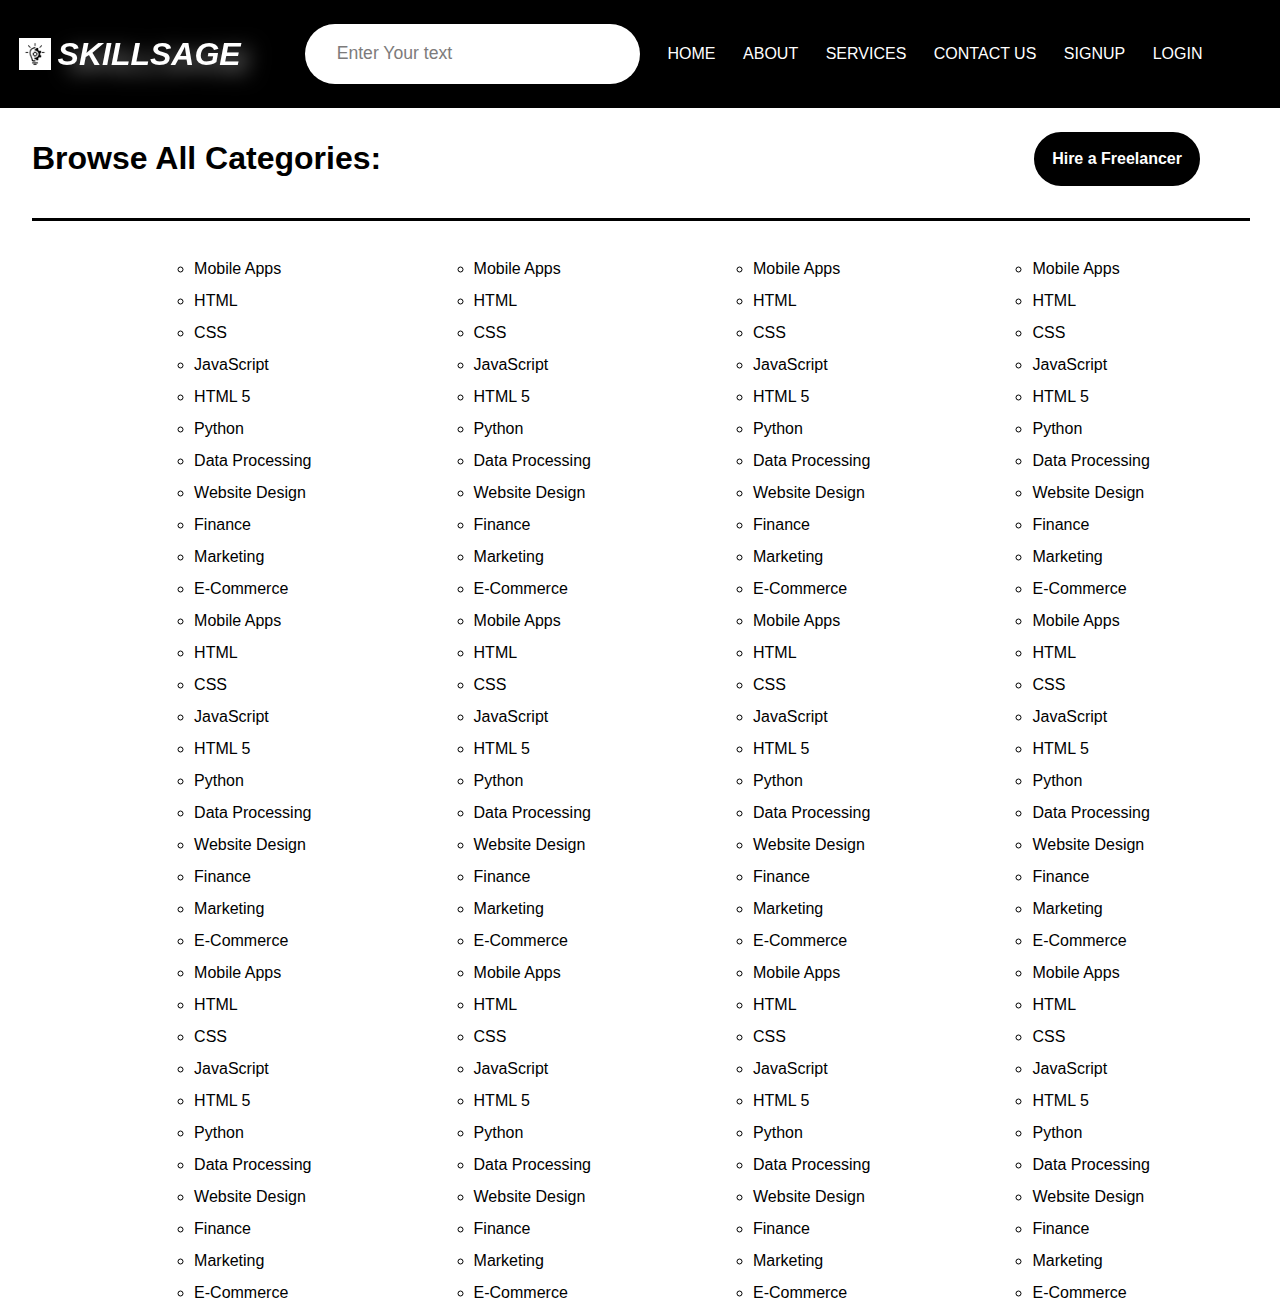
<file: categories.html>
<!DOCTYPE html>
<html lang="en">

<head>
    <meta charset="UTF-8">
    <meta name="viewport" content="width=device-width, initial-scale=1.0">
    <title>Document</title>
    <link rel="stylesheet" href="categories.css">
</head>

<body>
    <div class="main">
        <div class="nav">
            <div class="desc">
                <img src="./IMAGES/logo2.jpg" alt="">
                <h1>SKILLSAGE</h1>
                <input type="search" placeholder="Enter Your text" class="input-search">
                <i class="fa-solid fa-magnifying-glass"></i>
            </div>
            <div class="login">
                <ul>
                    <a href="index.html">HOME</a>

                    <a href="aboutus.html">ABOUT</a>
                    <a href="services.html">SERVICES</a>
                    <a href="contact_us.html">CONTACT US</a>
                    <a href="login.html">SIGNUP</a>
                    <a href="login.html">LOGIN</a>
                    <i class="fa-regular fa-circle-user"></i>
                </ul>
            </div>
        </div>

        <div class="browse">
            <div class="text-browse">

                <h1>Browse All Categories:</h1>
            </div>
            <div class="hire">
                <a href="work.html">
                    <h4>Hire a Freelancer</h4>
                </a>
            </div>
        </div>

        <div class="line">
        </div>

        <div class="categories">
            <div class="category-1">
                <ul>
                    <a href="">
                        <li>Mobile Apps</li>
                    </a>
                    <a href="">
                        <li>HTML</li>
                    </a>
                    <a href="">
                        <li>CSS</li>
                    </a>
                    <a href="">
                        <li>JavaScript</li>
                    </a>
                    <a href="">
                        <li>HTML 5</li>
                    </a>
                    <a href="">
                        <li>Python</li>
                    </a>
                    <a href="">
                        <li>Data Processing</li>
                    </a>
                    <a href="">
                        <li>Website Design</li>
                    </a>
                    <a href="">
                        <li>Finance</li>
                    </a>
                    <a href="">
                        <li>Marketing</li>
                    </a>
                    <a href="">
                        <li>E-Commerce</li>
                    </a>
                    <a href="">
                        <li>Mobile Apps</li>
                    </a>
                    <a href="">
                        <li>HTML</li>
                    </a>
                    <a href="">
                        <li>CSS</li>
                    </a>
                    <a href="">
                        <li>JavaScript</li>
                    </a>
                    <a href="">
                        <li>HTML 5</li>
                    </a>
                    <a href="">
                        <li>Python</li>
                    </a>
                    <a href="">
                        <li>Data Processing</li>
                    </a>
                    <a href="">
                        <li>Website Design</li>
                    </a>
                    <a href="">
                        <li>Finance</li>
                    </a>
                    <a href="">
                        <li>Marketing</li>
                    </a>
                    <a href="">
                        <li>E-Commerce</li>
                    </a>
                    <a href="">
                        <li>Mobile Apps</li>
                    </a>
                    <a href="">
                        <li>HTML</li>
                    </a>
                    <a href="">
                        <li>CSS</li>
                    </a>
                    <a href="">
                        <li>JavaScript</li>
                    </a>
                    <a href="">
                        <li>HTML 5</li>
                    </a>
                    <a href="">
                        <li>Python</li>
                    </a>
                    <a href="">
                        <li>Data Processing</li>
                    </a>
                    <a href="">
                        <li>Website Design</li>
                    </a>
                    <a href="">
                        <li>Finance</li>
                    </a>
                    <a href="">
                        <li>Marketing</li>
                    </a>
                    <a href="">
                        <li>E-Commerce</li>
                    </a>
                </ul>
            </div>
            <div class="category-1">
                <ul>
                    <a href="">
                        <li>Mobile Apps</li>
                    </a>
                    <a href="">
                        <li>HTML</li>
                    </a>
                    <a href="">
                        <li>CSS</li>
                    </a>
                    <a href="">
                        <li>JavaScript</li>
                    </a>
                    <a href="">
                        <li>HTML 5</li>
                    </a>
                    <a href="">
                        <li>Python</li>
                    </a>
                    <a href="">
                        <li>Data Processing</li>
                    </a>
                    <a href="">
                        <li>Website Design</li>
                    </a>
                    <a href="">
                        <li>Finance</li>
                    </a>
                    <a href="">
                        <li>Marketing</li>
                    </a>
                    <a href="">
                        <li>E-Commerce</li>
                    </a>
                    <a href="">
                        <li>Mobile Apps</li>
                    </a>
                    <a href="">
                        <li>HTML</li>
                    </a>
                    <a href="">
                        <li>CSS</li>
                    </a>
                    <a href="">
                        <li>JavaScript</li>
                    </a>
                    <a href="">
                        <li>HTML 5</li>
                    </a>
                    <a href="">
                        <li>Python</li>
                    </a>
                    <a href="">
                        <li>Data Processing</li>
                    </a>
                    <a href="">
                        <li>Website Design</li>
                    </a>
                    <a href="">
                        <li>Finance</li>
                    </a>
                    <a href="">
                        <li>Marketing</li>
                    </a>
                    <a href="">
                        <li>E-Commerce</li>
                    </a>
                    <a href="">
                        <li>Mobile Apps</li>
                    </a>
                    <a href="">
                        <li>HTML</li>
                    </a>
                    <a href="">
                        <li>CSS</li>
                    </a>
                    <a href="">
                        <li>JavaScript</li>
                    </a>
                    <a href="">
                        <li>HTML 5</li>
                    </a>
                    <a href="">
                        <li>Python</li>
                    </a>
                    <a href="">
                        <li>Data Processing</li>
                    </a>
                    <a href="">
                        <li>Website Design</li>
                    </a>
                    <a href="">
                        <li>Finance</li>
                    </a>
                    <a href="">
                        <li>Marketing</li>
                    </a>
                    <a href="">
                        <li>E-Commerce</li>
                    </a>
                </ul>
            </div>
            <div class="category-1">
                <ul>
                    <a href="">
                        <li>Mobile Apps</li>
                    </a>
                    <a href="">
                        <li>HTML</li>
                    </a>
                    <a href="">
                        <li>CSS</li>
                    </a>
                    <a href="">
                        <li>JavaScript</li>
                    </a>
                    <a href="">
                        <li>HTML 5</li>
                    </a>
                    <a href="">
                        <li>Python</li>
                    </a>
                    <a href="">
                        <li>Data Processing</li>
                    </a>
                    <a href="">
                        <li>Website Design</li>
                    </a>
                    <a href="">
                        <li>Finance</li>
                    </a>
                    <a href="">
                        <li>Marketing</li>
                    </a>
                    <a href="">
                        <li>E-Commerce</li>
                    </a>
                    <a href="">
                        <li>Mobile Apps</li>
                    </a>
                    <a href="">
                        <li>HTML</li>
                    </a>
                    <a href="">
                        <li>CSS</li>
                    </a>
                    <a href="">
                        <li>JavaScript</li>
                    </a>
                    <a href="">
                        <li>HTML 5</li>
                    </a>
                    <a href="">
                        <li>Python</li>
                    </a>
                    <a href="">
                        <li>Data Processing</li>
                    </a>
                    <a href="">
                        <li>Website Design</li>
                    </a>
                    <a href="">
                        <li>Finance</li>
                    </a>
                    <a href="">
                        <li>Marketing</li>
                    </a>
                    <a href="">
                        <li>E-Commerce</li>
                    </a>
                    <a href="">
                        <li>Mobile Apps</li>
                    </a>
                    <a href="">
                        <li>HTML</li>
                    </a>
                    <a href="">
                        <li>CSS</li>
                    </a>
                    <a href="">
                        <li>JavaScript</li>
                    </a>
                    <a href="">
                        <li>HTML 5</li>
                    </a>
                    <a href="">
                        <li>Python</li>
                    </a>
                    <a href="">
                        <li>Data Processing</li>
                    </a>
                    <a href="">
                        <li>Website Design</li>
                    </a>
                    <a href="">
                        <li>Finance</li>
                    </a>
                    <a href="">
                        <li>Marketing</li>
                    </a>
                    <a href="">
                        <li>E-Commerce</li>
                    </a>
                </ul>
            </div>
            <div class="category-1">
                <ul>
                    <a href="">
                        <li>Mobile Apps</li>
                    </a>
                    <a href="">
                        <li>HTML</li>
                    </a>
                    <a href="">
                        <li>CSS</li>
                    </a>
                    <a href="">
                        <li>JavaScript</li>
                    </a>
                    <a href="">
                        <li>HTML 5</li>
                    </a>
                    <a href="">
                        <li>Python</li>
                    </a>
                    <a href="">
                        <li>Data Processing</li>
                    </a>
                    <a href="">
                        <li>Website Design</li>
                    </a>
                    <a href="">
                        <li>Finance</li>
                    </a>
                    <a href="">
                        <li>Marketing</li>
                    </a>
                    <a href="">
                        <li>E-Commerce</li>
                    </a>
                    <a href="">
                        <li>Mobile Apps</li>
                    </a>
                    <a href="">
                        <li>HTML</li>
                    </a>
                    <a href="">
                        <li>CSS</li>
                    </a>
                    <a href="">
                        <li>JavaScript</li>
                    </a>
                    <a href="">
                        <li>HTML 5</li>
                    </a>
                    <a href="">
                        <li>Python</li>
                    </a>
                    <a href="">
                        <li>Data Processing</li>
                    </a>
                    <a href="">
                        <li>Website Design</li>
                    </a>
                    <a href="">
                        <li>Finance</li>
                    </a>
                    <a href="">
                        <li>Marketing</li>
                    </a>
                    <a href="">
                        <li>E-Commerce</li>
                    </a>
                    <a href="">
                        <li>Mobile Apps</li>
                    </a>
                    <a href="">
                        <li>HTML</li>
                    </a>
                    <a href="">
                        <li>CSS</li>
                    </a>
                    <a href="">
                        <li>JavaScript</li>
                    </a>
                    <a href="">
                        <li>HTML 5</li>
                    </a>
                    <a href="">
                        <li>Python</li>
                    </a>
                    <a href="">
                        <li>Data Processing</li>
                    </a>
                    <a href="">
                        <li>Website Design</li>
                    </a>
                    <a href="">
                        <li>Finance</li>
                    </a>
                    <a href="">
                        <li>Marketing</li>
                    </a>
                    <a href="">
                        <li>E-Commerce</li>
                    </a>
                </ul>
            </div>
        </div>

        
        
    </div>
</body>

</html>
</file>
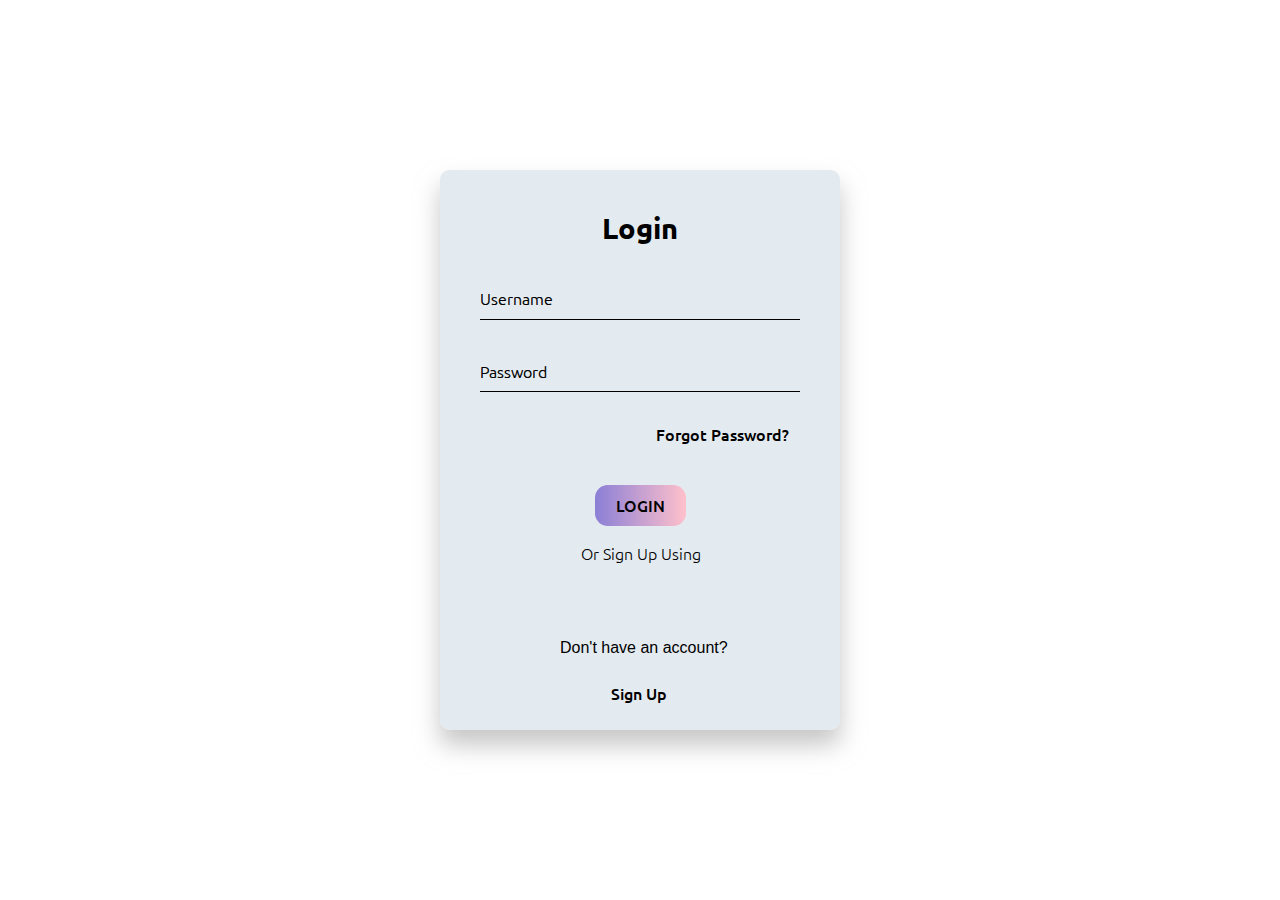
<file: login.html>
<!DOCTYPE html>
<html lang="en">
<head>
	<meta charset="UTF-8">
	<meta name="viewport" content="width=device-width, initial-scale=1.0">
	<title>Login-Page</title>
	<link rel="stylesheet" href="login.css">
	<link rel="preconnect" href="https://fonts.googleapis.com">
    <link rel="preconnect" href="https://fonts.gstatic.com" crossorigin>
	<link href="https://fonts.googleapis.com/css2?family=Ubuntu:ital,wght@0,300;0,400;0,500;0,700;1,300;1,400;1,500;1,700&display=swap" rel="stylesheet">
    <link rel="stylesheet" href="https://cdnjs.cloudflare.com/ajax/libs/font-awesome/6.6.0/css/all.min.css">
	<link rel='stylesheet' href='https://cdn-uicons.flaticon.com/2.5.1/uicons-brands/css/uicons-brands.css'>
</head>
<body>
	<div class="login-box">
		<h2>Login</h2>
		<form>
			<div class="user-box">
				<input type="text" name="" required="" placeholder="Username">
				<label>Username</label>
			</div>
			<div class="user-box">
				<input type="password" name="" required="" placeholder="Password">
				<label>Password</label>
			</div>
			<div class="forgot-pass">
				<a href="#" target="-blank">Forgot Password?</a>
			</div>
			<button class="button">
				LOGIN
			  </button>
		</form>
		<div class="sign-options">
			<p>Or Sign Up Using</p>
		</div>
		<div class="options">
			<i class="fi fi-brands-instagram"></i>
			<i class="fi fi-brands-google"></i>
			<i class="fi fi-brands-twitter"></i>
			<img>
		</div>
		<div class="signup-account">
			<p class="account">Don't have an account?</p>
			<div class="sign-up">
				<a href="sign.html" >Sign Up</a>
			</div>
		</div>
	</div>
</body>
</html>
</file>
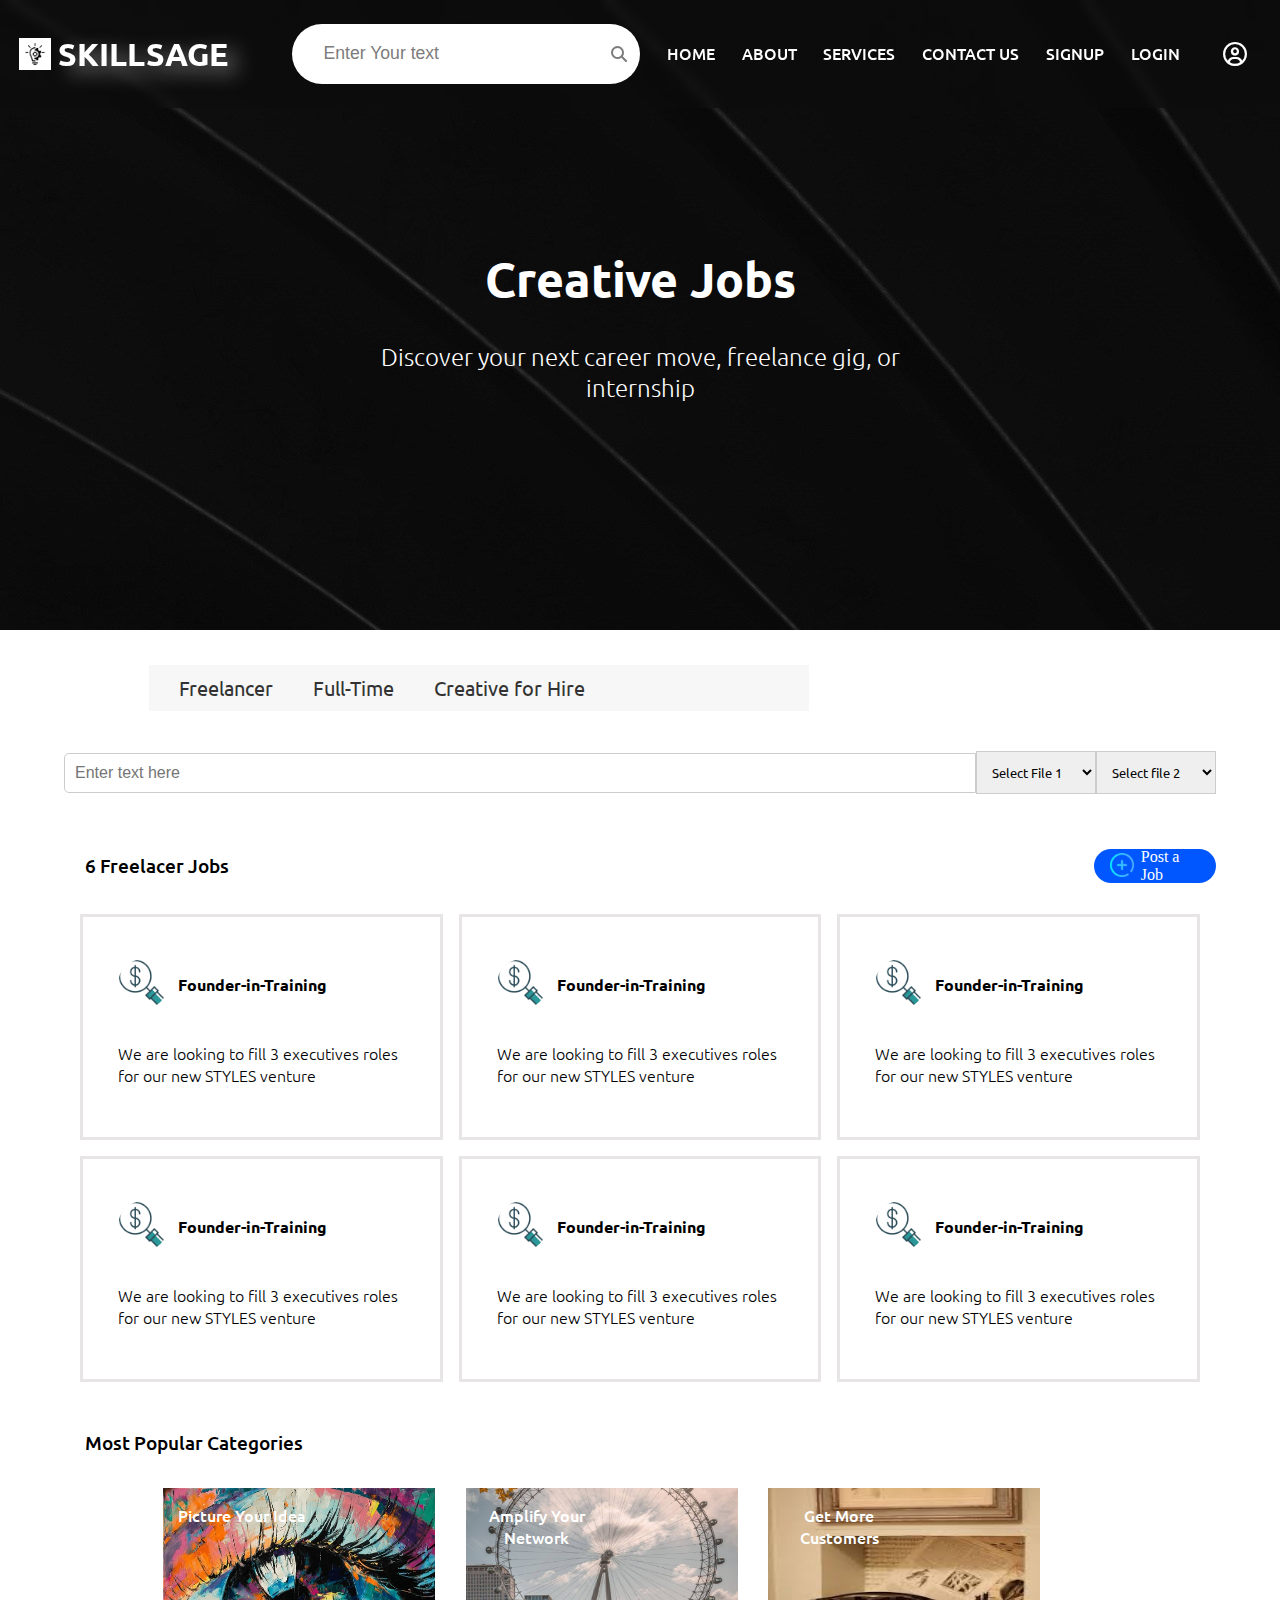
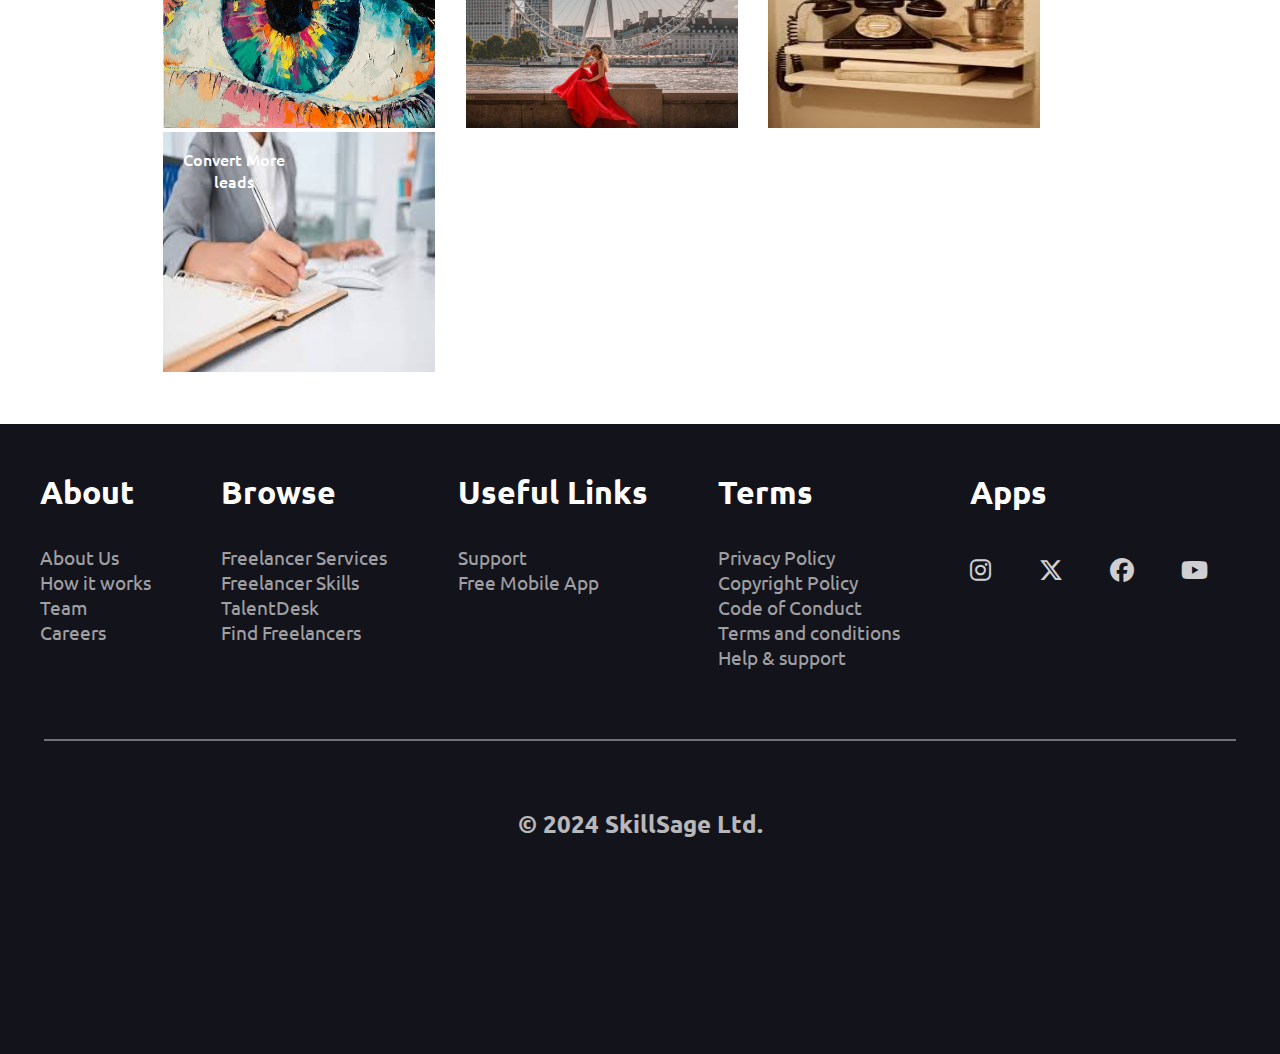
<file: services.html>
<!DOCTYPE html>
<html lang="en">
<head>
    <meta charset="UTF-8">
    <meta name="viewport" content="width=device-width, initial-scale=1.0">
    <title>Services</title>
    <link rel="stylesheet" href="services.css">
    <link rel="preconnect" href="https://fonts.googleapis.com">
    <link rel="preconnect" href="https://fonts.gstatic.com" crossorigin>
    <link href="https://fonts.googleapis.com/css2?family=Ubuntu:ital,wght@0,300;0,400;0,500;0,700;1,300;1,400;1,500;1,700&display=swap" rel="stylesheet">
    <link rel="stylesheet" href="https://cdnjs.cloudflare.com/ajax/libs/font-awesome/6.6.0/css/all.min.css">
    <link rel='stylesheet' href='https://cdn-uicons.flaticon.com/2.5.1/uicons-brands/css/uicons-brands.css'>
  </head>
<body>
  <div class="main">
    
    <div class="header">
        <!-- <img  class="header-pic" src="pictures/andrew-kliatskyi-d3YXpAqdy2I-unsplash.jpg" alt="header-stars"> -->
        <div class="nav">
          <div class="desc">
              <img src="./IMAGES/logo2.jpg" alt="">
              <h1>SKILLSAGE</h1>
              <input type="search" placeholder="Enter Your text" class="input-search">
              <i class="fa-solid fa-magnifying-glass"></i>
          </div>
          <div class="login">
              <ul>
                  <a href="index.html">HOME</a>
                  <a href="aboutus.html">ABOUT</a>
                  <a href="">SERVICES</a>
                  <a href="contact_us.html">CONTACT US</a>
                  <a href="sign.html">SIGNUP</a>
                  <a href="login.html">LOGIN</a>
                  <i class="fa-regular fa-circle-user"></i>
              </ul>
          </div>
      </div>
        <div class="overlay">
            <h1 class="h1-header">Creative Jobs</h1>
               <p class="para-header"> Discover your next career move, freelance gig, or internship</p>
        </div>
    </div>
    <div class="header-bar">
            <ul class="list-bar">
                <li><a href="">Freelancer</a></li>
                <li><a href="">Full-Time</a></li>
                <li><a href="">Creative for Hire </a></li>
            </ul>
    </div>

    <div class="input-container">
        <input type="text" id="input-box" placeholder="Enter text here">
        <select id="file1" for="file1">
          <option style="background-image:url(pictures/india.png);">Select File 1</option> 
        </select>
        <select id="file2" for="file2">
          <option> Select file 2</option> 
          Select file 2
        </select>
      </div>
      <div class="job-header">
        <div class="freelancer-header-text">
          <p>6 Freelacer Jobs</p>
        </div>
        <div class="post-job-button">
          <div class="icon-post">
            <img src="pictures/plus.png" alt="plus">
          </div>
          <div class="icon-text">
            <p>Post a Job</p>
          </div>  
        </div>
      </div>
      <div class="job-cards">
        <div class="company-1">
          <div class="company-header">
            <img src="pictures/searches - Copy.png" alt="Company 1 Logo" class="company-logo">
            <h4>Founder-in-Training</h4>
          </div>
          <p>We are looking to fill 3 executives roles for our new STYLES venture</p>
        </div>
        <div class="company-1">
          <div class="company-header">
            <img src="pictures/searches - Copy.png" alt="Company 2 Logo" class="company-logo">
            <h4>Founder-in-Training</h4>
          </div>
          <p>We are looking to fill 3 executives roles for our new STYLES venture</p>
        </div>
        <div class="company-1">
          <div class="company-header">
            <img src="pictures/searches - Copy.png" alt="Company 3 Logo" class="company-logo">
            <h4>Founder-in-Training</h4>
          </div>
          <p>We are looking to fill 3 executives roles for our new STYLES venture</p>
        </div>
        <div class="company-1">
          <div class="company-header">
            <img src="pictures/searches - Copy.png" alt="Company 4 Logo" class="company-logo">
            <h4>Founder-in-Training</h4>
          </div>
          <p>We are looking to fill 3 executives roles for our new STYLES venture</p>
        </div>
        <div class="company-1">
          <div class="company-header">
            <img src="pictures/searches - Copy.png" alt="Company 5 Logo" class="company-logo">
            <h4>Founder-in-Training</h4>
          </div>
          <p>We are looking to fill 3 executives roles for our new STYLES venture</p>
        </div>
        <div class="company-1">
          <div class="company-header">
            <img src="pictures/searches - Copy.png" alt="Company 6 Logo" class="company-logo">
            <h4>Founder-in-Training</h4>
          </div>
          <p>We are looking to fill 3 executives roles for our new STYLES venture</p>
        </div>
      </div>
    </div> 
    <p class="header-cat">Most Popular Categories</p>
    <div class="categories">
      <div class="category-sec">
        <img class="image-sec" src="./pictures/oil-painting-conceptual-abstract-picture-600nw-1445018480.webp">
        <div class="top-right">
          Picture Your Idea
        </div>
      </div>
      <div class="category-sec">
        <img class="image-sec" src="./pictures/86300b9a-f171-11e9-9f3d-785f2d889e39_image_hires_122205.jpg">
        <div class="top-right">
          Amplify Your Network
        </div>
      </div>
      <div class="category-sec">
        <img class="image-sec" src="./pictures/phone.jpg">
        <div class="top-right">Get More Customers</div>
      </div>
      <div class="category-sec">
        <img class="image-sec" src="./pictures/assistance.jpg">
        <div class="top-right">Convert More leads</div>
      </div>
      </div>
    </div>
      <div class="footer">
          <div class="useful_links">
              <div class="company">
                  <ul>
                      <p class="responsive">About</p>
                      <a href="#">About Us</a>
                      <a href="#">How it works</a>
                      <a href="#">Team</a>
                      <a href="#">Careers</a>
                  </ul>
              </div>
              <div class="company">
                  <ul>
                      <p class="responsive">Browse</p>
                      <a href="#">Freelancer Services</a>
                      <a href="#">Freelancer Skills</a>
                      <a href="#">TalentDesk</a>
                      <a href="#">Find Freelancers</a>
                  </ul>
              </div>
              <div class="company">
                  <ul>
                      <p class="responsive">Useful Links</p>
                      <a href="#">Support</a>
                      <a href="#">Free Mobile App</a>
                  </ul>
              </div>
              <div class="company">
                  <ul>
                      <p class="responsive">Terms</p>
                      <a href="#">Privacy Policy</a>
                      <a href="#">Copyright Policy</a>
                      <a href="#">Code of Conduct</a>
                      <a href="#">Terms and conditions</a>
                      <a href="#">Help &amp; support</a>
                  </ul>
              </div>
              <div class="company">
                  <ul>
                      <p>Apps</p>
                      <div class="social_media">
                          <i class="fa-brands fa-instagram"></i>
                          <i class="fa-brands fa-x-twitter"></i>
                          <i class="fa-brands fa-facebook"></i>
                          <i class="fa-brands fa-youtube"></i>
                      </div>
                  </ul>
              </div>
          </div>  
          <div class="end">
              <div class="line"></div>
          </div>
          <div class="Copyright">
              <p>&copy; 2024 SkillSage Ltd.</p>
          </div>
      </div>
  </div>
</body>
</html>
</file>
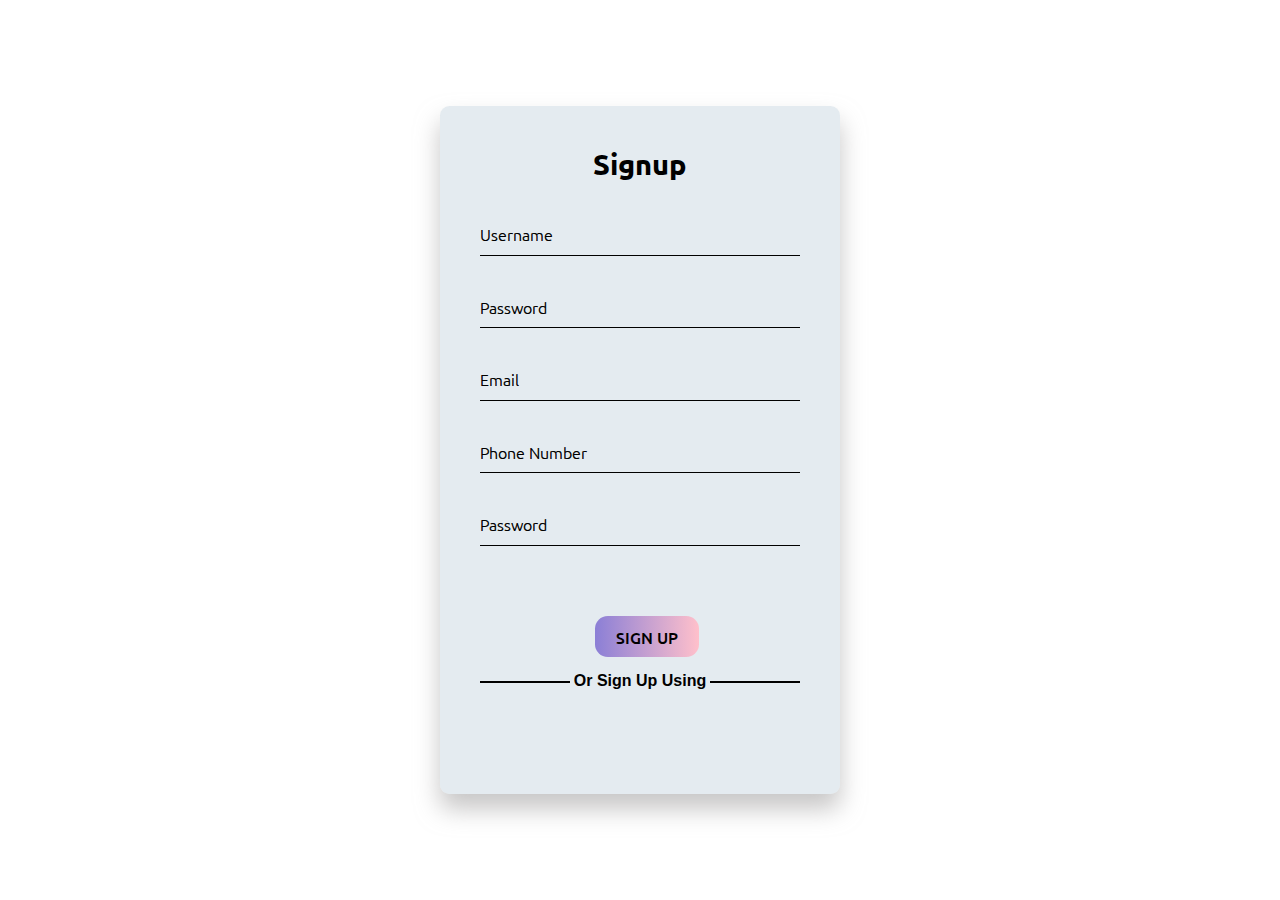
<file: sign.html>
<!DOCTYPE html>
<html lang="en">
<head>
	<meta charset="UTF-8">
	<meta name="viewport" content="width=device-width, initial-scale=1.0">
	<title>Signup-Page</title>
	<link rel="stylesheet" href="signup.css">
	<link rel="preconnect" href="https://fonts.googleapis.com">
    <link rel="preconnect" href="https://fonts.gstatic.com" crossorigin>
	<link href="https://fonts.googleapis.com/css2?family=Ubuntu:ital,wght@0,300;0,400;0,500;0,700;1,300;1,400;1,500;1,700&display=swap" rel="stylesheet">
    <link rel="stylesheet" href="https://cdnjs.cloudflare.com/ajax/libs/font-awesome/6.6.0/css/all.min.css">
	<link rel='stylesheet' href='https://cdn-uicons.flaticon.com/2.5.1/uicons-brands/css/uicons-brands.css'>
</head>
<body>
	<div class="signup-box">
		<h2>Signup</h2>
		<form>
			<div class="user-box">
				<input type="text" name="" required="" placeholder="Username">
				<label>Username</label>
			</div>
			<div class="user-box">
				<input type="password" name="" required="" placeholder="Password">
				<label>Password</label>
			</div>
			<div class="user-box">
				<input type="email" name="" required="" placeholder="Email">
				<label>Email</label>
			</div>
			<div class="user-box">
				<input type="tel" name="" required="" placeholder="Phone Number">
				<label>Phone Number</label>
			</div>
			<div class="user-box">
				<input type="password" name="" required="" placeholder="Password">
				<label>Password</label>
			</div>
			<button class="button">
				Sign Up
			  </button>
		</form>
		<!-- <div class="sign-options"> -->
			<h4>Or Sign Up Using</h4>
		<!-- </div> -->
		<div class="options">
			<i class="fi fi-brands-instagram"></i>
			<i class="fi fi-brands-google"></i>
			<i class="fi fi-brands-twitter"></i>
			<img>
		</div>
	</div>
</body>
</html>
</file>
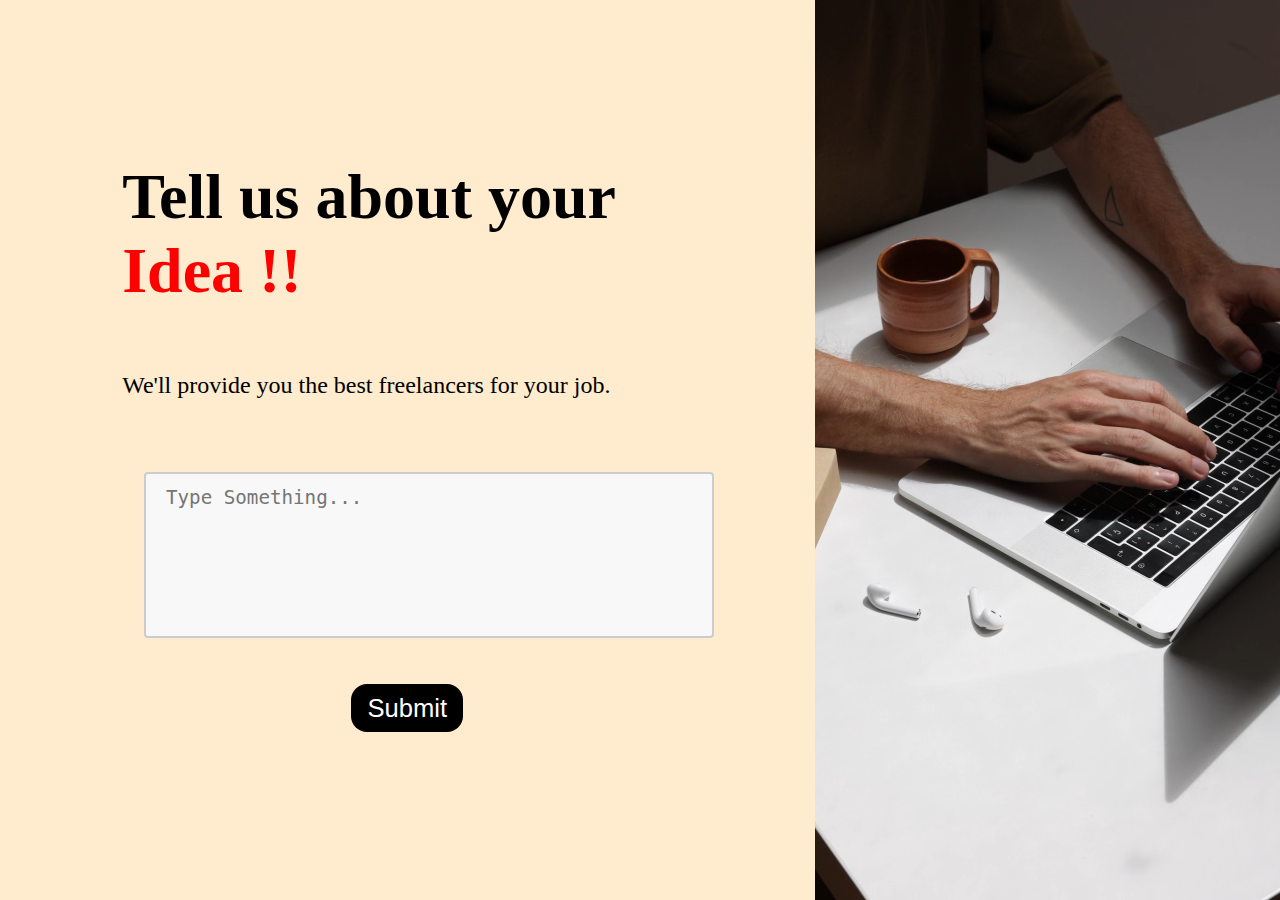
<file: work.html>
<!DOCTYPE html>
<html lang="en">

<head>
    <meta charset="UTF-8">
    <meta name="viewport" content="width=device-width, initial-scale=1.0">
    <title>Document</title>
    <link rel="stylesheet" href="work.css">
</head>

<body>
    <div class="main">
        <div class="chat">
            <div class="desc">
                <p> Tell us about your <span class="color-text"> Idea !! </span></p>
            </div>
            <div class="desc desc1">
                <p>We'll provide you the best freelancers for your job.</p>
            </div>
            <div class="textarea">
                <textarea name="text" id="text" rows="6" cols="60" placeholder="Type Something..."></textarea>
            </div>
            <div class="submit">
                <button type="submit">Submit</button>
            </div>
        </div>
        <div class="video">
            <video autoplay muted loop src="typing2.mp4">
                Your browser does not support HTML5 video.
            </video>
        </div>
    </div>
</body>

</html>


<!-- <!DOCTYPE html>
<html lang="en">

<head>
    <meta charset="UTF-8">
    <meta name="viewport" content="width=device-width, initial-scale=1.0">
    <title>Document</title>
    <link rel="stylesheet" href="work.css">
</head> -->

<!-- <body>
    <div class="main">
        
        <div class="chat">
            <div class="desc">
                <p> Tell us about your <span class="color-text"> Idea !! </span></p>
            </div>
            <div class="desc desc1">
                <p>We'll provide you the best freelancers for your job.</p>
            </div>
            <div class="textarea">
                <textarea name="text" id="text" rows="6" cols="60" placeholder="Type Something..."></textarea>
            </div>
            <div class="submit">
                <button type="submit">Submit</button>
            </div>
        </div>
        
    </div>
</body>

</html> -->
</file>
<file: categories.css>
*{
    padding: 0;
    margin: 0;
    font-family: "Ubuntu", sans-serif;
}

body{
    overflow-x: hidden;
}


.nav{
    top: 0;
    display: flex;
    /* justify-content: space-between; */
    background-color:black;

    backdrop-filter: blur(5px);
    
    height: 12vh;
    flex-wrap: wrap;
    position: sticky;
    z-index: 10;
    
    
}
.desc{
    
    width: 50%;
    display: flex;
    justify-content: center;
    align-items: center;
    /* flex-wrap: wrap; */
}
.desc h1{
    color: white;
    font-style: italic;
    filter: drop-shadow(10px 7px 10px gray);
    transition: all 0.5s ease-in-out;
}
.desc h1:hover{
    /* text-shadow: 0.5px 0.5px white;
    box-shadow: 0px 0px 10px 0px rgb(100, 99, 99); */
   
    
    font-size: 2.05rem;
}
.desc img{
    height: 2rem;
    width: 2rem;
    margin-left: 3%;
    margin-right: 1%;
}
.desc input{
    height: 55%;
    width: 50%;
    border-top-left-radius: 100px;
    border-bottom-left-radius: 100px;
    border: none;
    margin-left: 10%;
}
.desc input::placeholder{
    color: #7d7b7b;
    font-size: 1.1rem;
    justify-content: center;
    align-items: center;
   
}
.input-search{
    padding-left: 2rem;
    font-size: 1rem;
}

.desc i{
    color: #7d7b7b;
    background-color: white;
    height: 55%;
    width: 7%;
    display: flex;
    justify-content: center;
    align-items: center;
    border-top-right-radius: 100px;
    border-bottom-right-radius: 100px;
}
.desc i:hover{
    cursor: pointer;
    border: 2px solid black;
    
}

.desc img:hover , h1:hover{
    cursor: pointer;
}
.login{
    width: 50%;
   
    display: flex;
    justify-content: space-between;
    align-items: center;
}
.login ul{
    width:100%;
    display: flex;
    justify-content: space-evenly;
    padding: 0;
}
.login a{
    text-decoration: none;
    color: white;
    justify-content: space-evenly;
    
    font-weight: 500;
    flex-direction: row;
    flex-wrap: wrap;
    transition: font-size 0.2s ease-in-out ;
}


.login i{
    margin-left: 1rem;
    font-size: 1.5rem  ;
    color: white;
    margin-right: 1%;
    transition: font-size 0.3s ease-in-out;
}
.login i:hover{
    cursor: pointer;
    font-size: 1.6rem;
}
.login a:hover{
    
    /* color: rgb(126, 120, 120); */
    font-weight: 700; 
    font-size: 1.2rem;
    /* color: rgb(15, 243, 197); */
    /* color: rgb(86, 173, 162); */
    /* color: rgb(80, 40, 214); */
    color: rgb(244, 0, 8);  
    font-weight: 700;
    
}

.text-browse h1{
    margin-top: 2rem;
    margin-left: 2rem;
}
.line{
    width: 95%;
    height: 1px;
    background-color: black;
    margin-top: 2rem;
    margin-left: 2.5%;
    border: 1px solid black;
    display: flex;
    justify-content: center;
}
.browse{
    display: flex;
    flex-direction: row;
    justify-content: space-between;
    
}
.hire a{
    text-decoration: none;
    color: black;
}
.hire{
    
   padding: 1rem 1rem 1rem 1rem;
    margin-top: 1.5rem; 
    margin-right: 5rem;
    border: 2px solid black;
    display: flex;
    justify-content: end;
    align-items: center;
    background-color: black;
    border-radius: 5rem;
    
}

.hire a{
    color :white;
}

.categories {
    /* margin-left: 3rem; */
    margin-top: 2rem;
    padding-left: 2rem;
    display: flex;
    justify-content: space-evenly;
    /* margin-left: 0; */
    /* margin-right: 2%; */
    height: 35rem;
    width: 100%;
    /* border: 2px solid white; */
}
.categories a {
    text-decoration: none;
    color: black;
    line-height: 2rem;
    display: flex;

    flex-wrap: wrap;
}
.categories a:hover{
    text-decoration: underline;
}
.category-1 ul{
    list-style-type: circle;
}
@media(max-width:900px){
    .nav{
        display: flex;
        height: 20vh;
        /* flex-direction: column; */
        flex-wrap: wrap;
    }
    .desc, .login{
            width: 100%;
        }
    
}
</file>
<file: login.css>
body {
	margin:0;
	padding:0;
	font-family: sans-serif;
	/* background: linear-gradient(#ffffff, #ffffff); */
  }
  
  .login-box {
	background-color: rgb(120, 166, 175);
	position: absolute;
	top: 50%;
	left: 50%;
	width: 20rem;
	height: 30rem;
	padding: 2.5rem;
	transform: translate(-50%, -50%);
	background: rgba(201, 215, 225, 0.5);
	box-shadow: 0 15px 25px rgba(162, 160, 160, 0.6);
	border-radius: 0.6rem;
  }
  
  .login-box h2 {
	font-family: "Ubuntu", sans-serif;
    font-size: 1.8rem;
    font-weight: 850;
    font-style: normal;
	margin: 0 0 1.9rem;
	padding: 0;
	color: #000000;
	text-align: center;
  }
  
  .login-box .user-box {
	position: relative;
  }
  
  .login-box .user-box input {
	font-family: "Ubuntu", sans-serif;
    font-size: 1.8rem;
    font-weight: 250;
    font-style: normal;
	width: 100%;
	padding: 0.6rem 0;
	font-size: 1rem;
	color: #000000;
	margin-bottom: 1.9rem;
	border: none;
	border-bottom: 1px solid #000000;
	outline: none;
	background: transparent;
  }
  
  .login-box .user-box label {
	font-family: "Ubuntu", sans-serif;
	font-weight: 250;
    font-style: normal;
	position: absolute;
	top:0;
	left: 0;
	padding: 0.6rem 0;
	font-size: 1rem;
	color: #000000;
	pointer-events: none;
	transition: .5s;
  }
  
  .login-box .user-box input:focus ~ label,
  .login-box .user-box input:valid ~ label {
	top: -1.3rem;
	left: 0;
	color: #000000;
	font-size: 0.8rem;
	font-weight: 450;
  }

  .forgot-pass{
	margin-left: 11rem;
  }

  .forgot-pass a{
	font-family: "Ubuntu", sans-serif;
	font-weight: 450;
    font-style: normal;
	text-decoration: none;
	color: black;
  }
  
  .button{
	font-family: "Ubuntu", sans-serif;
	font-weight: 450;
    font-style: normal;
	margin-left:  7.2rem;
	/* position: relative; */
	display: inline-block;
	padding: 0.6rem 1.3rem;
	border: none;
	/* color: #000000; */
	font-size: 1rem;
	text-transform: uppercase;
	overflow: hidden;
	transition: .5s;
	margin-top: 2.5rem;
	background: linear-gradient(to right,rgb(139, 127, 214),pink
	) ;
	border-radius: 0.8rem;
  }
  

  .sign-options{
	font-family: "Ubuntu", sans-serif;
	font-weight: 250;
    font-style: normal;
	letter-spacing: 0;
	margin-left: 6.3rem;
	margin-top: 0.5rem;
  }


  .options{
	display: flex;
	margin-top: 1.2rem;
	margin-left: 7.45rem;
	gap: 1rem;
	/* margin-right: 0.2rem; */
	/* justify-content: ; */
  }


  .signup-account{
	/* text-align: center; */
	/* margin-left: 4.5rem; */
	/* padding: 0; */
	margin-top: 3.5rem;
  }


  .account{
	margin-left: 5rem;
  }

  .sign-up{
	/* margin-top: 0.5rem; */
	text-align: center;
	/* display: inline-block; */
	margin-left: 7.2rem;
	display: flex;
	justify-content: center;
	align-items: center  ;
	height: 2.5rem;
	width: 5.5rem;
	/* border:  solid 1px; */
	/* background-color: blue; */
	transition: box-shadow 0.2s ease; 
  }


  .sign-up:hover{
	box-shadow: 0 0 12px rgba(41, 40, 40, 0.5); 
  }


  .sign-up a{
	/* margin-top: 1.2rem; */
	text-decoration: none;
	font-family: "Ubuntu", sans-serif;
	font-weight: 450;
    font-style: normal;
	color: #000000;
  }

  
  /* .options{
	margin-top: ;
  }

  .sign-img{
	/* display: flex; */
	/* height: 2rem;
	width: 2rem;
	margin-top: 1rem;
  }

  .sign-img1{
	height: 2rem;
	width: 2rem;
  }  */
</file>
<file: services.css>
body{
  margin: 0;
  padding: 0;
}

.nav{
  font-family: "Ubuntu", sans-serif;
  font-weight: 300;
  font-style: normal;
  top: 0;
  display: flex;
  /* justify-content: space-between; */
  background-color:rgb(11, 11, 11,0.5);
  backdrop-filter: blur(5px);
  height: 12vh;
  flex-wrap: wrap;
  position: sticky;
  z-index: 10;
  
  
}
.desc{
  
  width: 50%;
  display: flex;
  justify-content: center;
  align-items: center;
  /* flex-wrap: wrap; */
}
.desc h1{
  color: white;
  /* font-style: italic; */
  filter: drop-shadow(10px 7px 10px gray);
  transition: all 0.5s ease-in-out;
}
.desc h1:hover{
  /* text-shadow: 0.5px 0.5px white;
  box-shadow: 0px 0px 10px 0px rgb(100, 99, 99); */
 
  
  font-size: 2.05rem;
}
.desc img{
  height: 2rem;
  width: 2rem;
  margin-left: 3%;
  margin-right: 1%;
}
.desc input{
  height: 55%;
  width: 50%;
  border-top-left-radius: 100px;
  border-bottom-left-radius: 100px;
  border: none;
  margin-left: 10%;
}
.desc input::placeholder{
  color: #7d7b7b;
  font-size: 1.1rem;
  justify-content: center;
  align-items: center;
 
}
.input-search{
  padding-left: 2rem;
  font-size: 1rem;
}

.desc i{
  color: #7d7b7b;
  background-color: white;
  height: 55%;
  width: 7%;
  display: flex;
  justify-content: center;
  align-items: center;
  border-top-right-radius: 100px;
  border-bottom-right-radius: 100px;
}
.desc i:hover{
  cursor: pointer;
  border: 2px solid black;
  
}

.desc img:hover , h1:hover{
  cursor: pointer;
}
.login{
  width: 50%;
 
  display: flex;
  justify-content: space-between;
  align-items: center;
}
.login ul{
  width:100%;
  display: flex;
  justify-content: space-evenly;
  padding: 0;
}
.login a{
  text-decoration: none;
  color: white;
  justify-content: space-evenly;
  
  font-weight: 500;
  flex-direction: row;
  flex-wrap: wrap;
  transition: font-size 0.2s ease-in-out ;
}


.login i{
  margin-left: 1rem;
  font-size: 1.5rem  ;
  color: white;
  margin-right: 1%;
  transition: font-size 0.3s ease-in-out;
}
.login i:hover{
  cursor: pointer;
  font-size: 1.6rem;
}
.login a:hover{
  
  /* color: rgb(126, 120, 120); */
  font-weight: 700; 
  font-size: 1.2rem;
  /* color: rgb(15, 243, 197); */
  /* color: rgb(86, 173, 162); */
  /* color: rgb(80, 40, 214); */
  color: rgb(244, 0, 8);  
  font-weight: 700;
  
}

.header{
  background-image: url(./pictures/andrew-kliatskyi-d3YXpAqdy2I-unsplash.jpg);
    margin: 0;
    padding: 0;
    height: 70vh;
}

.header {
    position: relative; 
}

.header-pic{
    width: 100%;
    height: 18rem;
}

.overlay {
    position: absolute;
    top: 50%; 
    left: 50%; 
    margin-top: rem;
    transform: translate(-50%, -50%); 
    text-align: center; 
    color: #fff; 
    font-size: 24px;
    font-family: "Ubuntu", sans-serif;
    font-weight: 700;
    font-style: normal;
}

.overlay p {
    margin: 10px;
    font-family: "Ubuntu", sans-serif;
    font-weight: 300;
    font-style: normal;
}

.header-bar {
    background-color: #f7f7f7;
    padding: 10px;
    width: 50%;
    margin-top: 35px;
    margin-left: 9.3rem;
    display: flex;
    justify-content: space-between;
    align-items: center;
    font-size: 20px;
    font-family: "Ubuntu", sans-serif;
    font-weight: 400;
    font-style: normal;
}


.list-bar {
    list-style: none;
    margin: 0;
    padding: 0;
    display: flex;
    justify-content: space-between;
}

.list-bar li {
    margin: 0 20px;
}

.list-bar a {
    text-decoration: none;
    color: #333;
    transition: color 0.2s ease;    
}

.list-bar a:hover {
    color: #aaa;
    text-decoration: underline;
}

.list-bar a.active {
    font-weight: bold;
    text-decoration: underline;
    color: #666;
}

.list-bar li:last-child {
    display: flex;
    align-items: center;
}

.list-bar li:last-child a {
    margin-right: 10px;
}

.list-bar a {
    cursor: pointer;
}

.list-bar a.active {
    cursor: default;
}




.link-out {
    height: 30px;
    width: 30px;
    vertical-align: middle;
    margin-left: 10px;
}

.input-container {
    display: flex;
    align-items: center;
    width: 90vw;
    margin: 20px auto;
  }
  
  #input-box {
    flex: 1;
    padding: 10px;
    font-size: 16px;
    border: 1px solid #ccc;
    border-radius: 5px 0 0 5px; 
  }
  
  .input-container label {
    padding: 10px;
    border: 1px solid #ccc;
    border-radius: 0 5px 5px 0;
    cursor: pointer;
    border-left: none;
  }
  
  .input-container label:hover {
    background-color: #f7f7f7;
  }
  
  .input-container label:first-child {
    border-left: 1px solid #ccc; 
    border-radius: 0 5px 0 0; 
  }

  #file1{
    display: flex;
    align-items: center;
    width: 7.5rem;
    margin: 20px auto;
    padding: 11px;
    border-color: #ccc;
    font-family: "Ubuntu", sans-serif;
    font-weight: 400;
    font-style: normal;
  }

  #file2{
    display: flex;
    align-items: center;
    width: 7.5rem;
    margin: 20px auto;
    padding: 11px;
    border-color: #ccc;
    font-family: "Ubuntu", sans-serif;
    font-weight: 400;
    font-style: normal;
  }

  .job-header{
    display: flex;
    flex-direction: row;
    justify-content: center;
    align-items: center;
    /* justify-content: space-evenly; */
    justify-content: space-between;
  }


  .freelancer-header-text{
    margin-left: 5.3rem;
    /* margin-right: 10rem; */
    font-size: 1.2rem;
    font-family: "Ubuntu", sans-serif;
    font-weight: 450;
    font-style: normal;
  }


  .post-job-button {
    position: relative;
    height: 0.15rem;
    width: 7%;
    padding: 1rem;
    margin-right: 4rem;
    border: none;
    border-radius: 100px;
    background-color: rgb(0, 87, 255,1);
    color: #fff;
    display: flex;
    align-items: center;
    
  }
  .post-job-button:hover{
    cursor: pointer;
  }
  
  .icon-post {
    top: 50%;
    line-height: 1;
  }
  
  .icon-post img {
    width: 1.5rem;
    height: 1.5rem;
    margin-right: 0.2rem;
  }
  

  
  .icon-text p {
    color: #fff;
    font-size: 1rem;
    margin-top: 1rem;
    margin-left: 0.2rem;
    
  }

  .job-cards {
    display: grid;
    grid-template-columns: repeat(3, 1fr);
    flex-wrap: wrap;
    gap: 1rem;
    margin: 1rem;
    margin-left: 5rem;
    margin-right: 5rem;
    font-family: "Ubuntu", sans-serif;
    font-weight: 300;
    font-style: normal;
  }
  
  .company-1 {
    display: flex;
    flex-direction: column;
    height: 150px;
    /* background-color: rgb(138, 138, 31); */
    border: #e7e5e5 solid;
    padding: 35px;
    transition: box-shadow 0.2s ease; 
  }
  
  .company-header {
    display: flex;
    align-items: center;
    margin-bottom: 10px;
  }
  
  .company-logo {
    width: 50px;
    height: 50px;
    margin-right: 10px;
    border-radius: 50%;
  }


  .company-1:hover{
    /* border: #573c3c solid; */
    box-shadow: 0 0 12px rgba(41, 40, 40, 0.5); 
  }


  /* 888888888888888888888888888888888888888888888*/
  .footer{
    bottom: 0;
    background-color: rgb(19,19,27);
    color: white;
    width: 100%;
    height: 70vh;
    font-family: "Ubuntu", sans-serif;
    font-weight: 400;
    font-style: normal;
    /* font-size: 0.3rem; */
    
}


.footer{
    margin-top: 3rem;
    /* display: flex; */
    flex-wrap: wrap;
    
    
}
.company{
    display: flex;
    flex-direction: column;
    flex-wrap: wrap;
    
    vertical-align: center;
}
.footer p{
    
    font-weight: 700;
    font-size: 2rem;
   
}
.company ul{
    display: flex;
    flex-direction: column;
   

}
.company a{
    /* margin-top: 0.2rem; */
    opacity: 0.6;
    font-size: 1.2rem;
    text-decoration: none;
    color: white;
}
.company a:hover{
    cursor: pointer;   
    text-decoration: underline;
    opacity: 1;
    
}
.useful_links{
    display: flex;
    flex-wrap: wrap;
    justify-content: space-between;
}


.company{
    margin-right: 1.8rem;
}
.social_media i{
    font-size: 1.5rem;
    margin-right: 2.7rem;
    margin-top: 0.8rem;
    opacity: 0.8;
    
    
}

.social_media i:hover{
    cursor: pointer;
    opacity: 1;
    
}
.end{
    display: flex;
    align-items: center;
    justify-content: center;
}
.s-m{
    display: flex;
    font-size: 1.5rem;
    margin-top: 0;
    opacity: 0.8;
    
    border-radius: 100%;
}
.apps p{
   
    color: white;
    font-weight: 700;
   
      
}
.fa-instagram:hover{
color: rgb(206, 17, 165);
}

.fa-facebook:hover{
    color: blue;
}
.fa-youtube:hover{
    color: red;
}
.line{
    margin-top: 2rem;
    width: 93%;
    height: 20%;
    border: 1px white solid ;
    opacity:0.4;
    margin-top: 3.3rem; 
    
}
.Copyright p{
    text-align: center;
    font-size: 1.5rem;
    opacity: 0.7;
    margin-top: 4.2rem;
    margin-bottom: 0;
}

.header-cat{
  /* display: flex; */
    font-family: "Ubuntu", sans-serif;
    font-size: 1.2rem;
    font-weight: 450;
    font-style: normal;
    margin-top: 3rem;
    margin-left: 5.3rem;
    margin-bottom: 0.5rem;
}

.categories{
  display: flex;
  flex-wrap: wrap;
  margin-left: 10.2rem;
  /* margin-right: 1.4rem; */
  /* margin-left: 6rem; */
  /* justify-content: space-between; */
  /* display: flex; */
  /* display: grid;
  grid-template-rows: repeat(4, 1fr); */
  margin-top: 2rem;
}

.category-sec{
  justify-content: space-evenly;
  position: relative;
  text-align: center;
  color: white;
}

.image-sec{
  margin-right: 1.9rem;
  height: 15rem;
  width: 17rem;
  transition: box-shadow 0.2s ease; 
  transition: text-decoration 0.5s ease;
}

.top-right{
  font-family: "Ubuntu", sans-serif;
  font-weight: 450;
  font-style: normal;
  position: absolute;
  top: 1rem;
  right: 10rem;
}

.top-right:hover{
  text-decoration: underline;
}

.image-sec:hover{
  /* border: #573c3c solid; */
  box-shadow: 0 0 12px rgba(41, 40, 40, 0.8); 
  text-decoration: underline;
}


@media (max-width: 1024px) {
  .company-1 {
      flex: 1 1 calc(50% - 16px); 
  }

  .footer{
    height: 49vh;
  }
} 


 @media (max-width: 836px) {
  .company-1 {
      flex: 1 1 100%; 
      overflow: hidden;
      transition: ease 0.2s;
  }
}

@media (max-width: 320px) {
  .company-1 {
      flex: 1 1 100%; 
  }

}  

@media only screen and (max-width: 480px) {
  .company-1 {
    flex: 1 1 calc(100% - 16px);
    

  }
}

@media only screen and (max-width:768px){
  .header-bar{
    font-size: small;
    font-weight: 400;
    font-family: "Ubuntu", sans-serif;
  }
  .footer p{
    font-size: small;
    font-weight: 400;
  }
}


@media (max-width: 1024px) {
  .icon-text {
      display: none; 
  }

  .post-job-button {
      justify-content: center; 
  }

  .icon-post img {
      margin: 0 auto; 
  }

  .footer{
    height: 45vh;
  }
} 


@media (max-width: 768px) {
  .footer .company ul a {
      display: none; 
  }
  
  .footer .company ul p {
      font-weight: normal; 
        text-align: left;
      margin-bottom: 0;
  }
  
  .social_media i {
      display: inline-block; 
      margin-right: 10px;
  }

  .footer{
    height: 35vh;
  }
  
  .footer .company ul {
      margin-bottom: 20px;
  }

  .h1-header{
    font-size: 3rem;
  }

  .para-header{
    font-size: medium;
  }

  .social_media{
    display: none;
  } 

  .responsive:hover{
    box-shadow: 0px 25px 68px 6px rgb(255 33 63 / 50%);
  }
}


@media (max-width:900px){
  .nav{
    display: flex;
    height: 20vh;
    /* flex-direction: column; */
  }
  .desc{
    width: 100%;
  }
  .login a{
    margin-left: 3rem;
  }
}

/* 
@media (max-width: 1200px) {
  .header-pic {
    height: 15rem;
  }
  .job-cards {
    grid-template-columns: repeat(2, 1fr);
  }
}


@media (max-width: 992px) {
  .header-pic {
    height: 12rem;
  }
  .job-cards {
    grid-template-columns: repeat(1, 1fr);
  }
  .input-container {
    flex-direction: column;
    align-items: flex-start;
  }
  .input-container label {
    margin-top: 10px;
  }
} */ 


/* @media (max-width: 768px) {
  .header {
    padding: 10px;
  }
  .header-pic {
    height: 10rem;
  }
  .header-bar {
    flex-direction: column;
    align-items: flex-start;
  }
  .list-bar {
    flex-direction: column;
  }
  .list-bar li {
    margin: 10px 0;
  }
  .job-header {
    flex-direction: column;
    align-items: flex-start;
  }
  .freelancer-header-text {
    margin-bottom: 10px;
  }
  .post-job-button {
    width: 100%;
  }
}


@media (max-width: 480px) {
  .header-pic {
    height: 8rem;
  }
  .job-cards {
    grid-template-columns: repeat(1, 1fr);
  }
  .company-1 {
    padding: 20px;
  }
  .company-header {
    flex-direction: column;
    align-items: flex-start;
  }
  .company-logo {
    margin-bottom: 10px;
  }
} */
</file>
<file: signup.css>
body {
	margin:0;
	padding:0;
	font-family: sans-serif;
	/* background: linear-gradient(#ffffff, #ffffff); */
  }
  
  .signup-box {
	background-color: rgb(120, 166, 175);
	position: absolute;
	top: 50%;
	left: 50%;
	width: 20rem;
	height: 38rem;
	padding: 2.5rem;
	transform: translate(-50%, -50%);
	background: rgba(201, 215, 225, 0.5);
	box-shadow: 0 15px 25px rgba(162, 160, 160, 0.6);
	border-radius: 0.6rem;
  }
  
  .signup-box h2 {
	font-family: "Ubuntu", sans-serif;
    font-size: 1.8rem;
    font-weight: 850;
    font-style: normal;
	margin: 0 0 1.9rem;
	padding: 0;
	color: #000000;
	text-align: center;
  }
  
  .signup-box .user-box {
	position: relative;
  }
  
  .signup-box .user-box input {
	font-family: "Ubuntu", sans-serif;
    font-size: 1.8rem;
    font-weight: 250;
    font-style: normal;
	width: 100%;
	padding: 0.6rem 0;
	font-size: 1rem;
	color: #000000;
	margin-bottom: 1.9rem;
	border: none;
	border-bottom: 1px solid #000000;
	outline: none;
	background: transparent;
  }
  
  .signup-box .user-box label {
	font-family: "Ubuntu", sans-serif;
	font-weight: 250;
    font-style: normal;
	position: absolute;
	top:0;
	left: 0;
	padding: 0.6rem 0;
	font-size: 1rem;
	color: #000000;
	pointer-events: none;
	transition: .5s;
  }
  
  .signup-box .user-box input:focus ~ label,
  .signup-box .user-box input:valid ~ label {
	top: -1.3rem;
	left: 0;
	color: #000000;
	font-size: 0.8rem;
	font-weight: 450;
  }

  .forgot-pass{
	margin-left: 11rem;
  }

  .forgot-pass a{
	font-family: "Ubuntu", sans-serif;
	font-weight: 450;
    font-style: normal;
	text-decoration: none;
	color: black;
  }
  
  .button{
	font-family: "Ubuntu", sans-serif;
	font-weight: 450;
    font-style: normal;
	margin-left:  7.2rem;
	/* position: relative; */
	display: inline-block;
	padding: 0.6rem 1.3rem;
	border: none;
	/* color: #000000; */
	font-size: 1rem;
	text-transform: uppercase;
	overflow: hidden;
	transition: .5s;
	margin-top: 2.5rem;
	background: linear-gradient(to right,rgb(139, 127, 214),pink
	) ;
	border-radius: 0.8rem;
  }
  

  .sign-options{
	font-family: "Ubuntu", sans-serif;
	font-weight: 250;
    font-style: normal;
	letter-spacing: 0;
	margin-left: 6.3rem;
	margin-top: 0.5rem;
  }


  .options{
	display: flex;
	margin-top: 1.2rem;
	margin-left: 7.45rem;
	gap: 1rem;
	/* margin-right: 0.2rem; */
	/* justify-content: ; */
  }


  .signup-account{
	/* text-align: center; */
	/* margin-left: 4.5rem; */
	/* padding: 0; */
	margin-top: 3.5rem;
  }


  .account{
	margin-left: 5rem;
  }

  .sign-up{
	/* margin-top: 0.5rem; */
	text-align: center;
	/* display: inline-block; */
	margin-left: 7.2rem;
	display: flex;
	justify-content: center;
	align-items: center  ;
	height: 2.5rem;
	width: 5.5rem;
	/* border:  solid 1px; */
	/* background-color: blue; */
	transition: box-shadow 0.2s ease; 
  }


  .sign-up:hover{
	box-shadow: 0 0 12px rgba(41, 40, 40, 0.5); 
  }


  .sign-up a{
	/* margin-top: 1.2rem; */
    margin-bottom: 2rem;
	text-decoration: none;
	font-family: "Ubuntu", sans-serif;
	font-weight: 450;
    font-style: normal;
	color: #000000;
  }

  h4 {
    width: 100%;
    text-align: center;
    border: 0;
    line-height: 1em;
    margin: 1rem 0 2rem;
    position: relative;
    font-size: 1rem; 
}

h4::before,
h4::after {
    content: " ";
    position: absolute;
    top: 50%;
    width: 28%;
    height: 0.1rem;
    background: #000;
}

h4::before {
    left: 0;
}

h4::after {
    right: 0;
}

  /* .options{
	margin-top: ;
  }

  .sign-img{
	/* display: flex; */
	/* height: 2rem;
	width: 2rem;
	margin-top: 1rem;
  }

  .sign-img1{
	height: 2rem;
	width: 2rem;
  }  */
</file>
<file: work.css>
*{
    margin: 0;
    padding: 0;
    
    
}

.main{
    display: flex;
    
}
.color-text{
    color: red ;
}
.chat{
    margin-top: 0;
    padding-top: 0;
    
    background-color: blanchedalmond;
    
    width: 70%;
    height: 100vh;
}
.desc p{
    font-size: 4rem;
    font-weight: 700;
    height: 20vh;
    width: 70%;
    text-align: left;
    margin-top: 10rem

}
.desc{
    display: flex;
    justify-content: center;
    align-items: center;
}
.desc1 p{
    font-size: 1.5rem;
    font-weight: 500;
    margin-top: 2rem;
}
.textarea{
    width: 70%;
    height: 20vh;
    margin-top: -5rem;
    margin-left: 9rem;
   

   
}
.textarea #text{
    width: 100%;
    box-sizing: border-box;
    font-size: 1.2rem;
    padding: 12px 20px;
    resize: none;
    background-color: #f8f8f8;
    border: 2px solid #ccc;
  border-radius: 4px;
}
.submit{
    display: flex;
    justify-content: center;
    margin-top: 2rem;
    align-items: center;
}
.submit button{
    height: 3rem;
    font-size: 1.6rem;
    width: 7rem;
    border: none;
    border-radius: 1rem;
    background-color: black;
    color: white;
    transition: all 0.2s ease-in-out;
    
}
.submit button:hover{
    cursor: pointer;
    height: 3.5rem;
    width: 8rem;
    font-size: 1.8rem;
}
.video{
    height: 100vh;
    width: 40%;
    overflow: hidden;
}

video{
    position: sticky;
    overflow: hidden;
    object-fit: cover;
    
    height: 100vh;
    width: 100%;
}


/* *{
    margin: 0;
    padding: 0;
    
    
}

.main{
    display: flex;
    
}
.color-text{
    color: red ;
}
.chat{
    margin-top: 0;
    padding-top: 0;
    
    background-color: blanchedalmond;
    width: 70%;
    height: 100vh;
}
.desc p{
    font-size: 4rem;
    font-weight: 700;
    height: 20vh;
    width: 70%;
    text-align: left;
    margin-top: 10rem

}
.desc{
    display: flex;
    justify-content: center;
    align-items: center;
}
.desc1 p{
    font-size: 1.5rem;
    font-weight: 500;
    margin-top: 2rem;
}
.textarea{
    width: 70%;
    height: 20vh;
    margin-top: -5rem;
    margin-left: 9rem;
   

   
}
.textarea #text{
    width: 100%;
    box-sizing: border-box;
    font-size: 1.2rem;
    padding: 12px 20px;
    resize: none;
    background-color: #f8f8f8;
    border: 2px solid #ccc;
  border-radius: 4px;
}
.submit{
    display: flex;
    justify-content: center;
    margin-top: 2rem;
    align-items: center;
}
.submit button{
    height: 3rem;
    font-size: 1.6rem;
    width: 7rem;
    border: none;
    border-radius: 1rem;
    background-color: black;
    color: white;
    transition: all 0.2s ease-in-out;
    
}
.submit button:hover{
    cursor: pointer;
    height: 3.5rem;
    width: 8rem;
    font-size: 1.8rem;
}


video{
    position: sticky;
    overflow: hidden;
    object-fit: cover;
    
    height: 100vh;
    width: 100%;
} */
</file>
